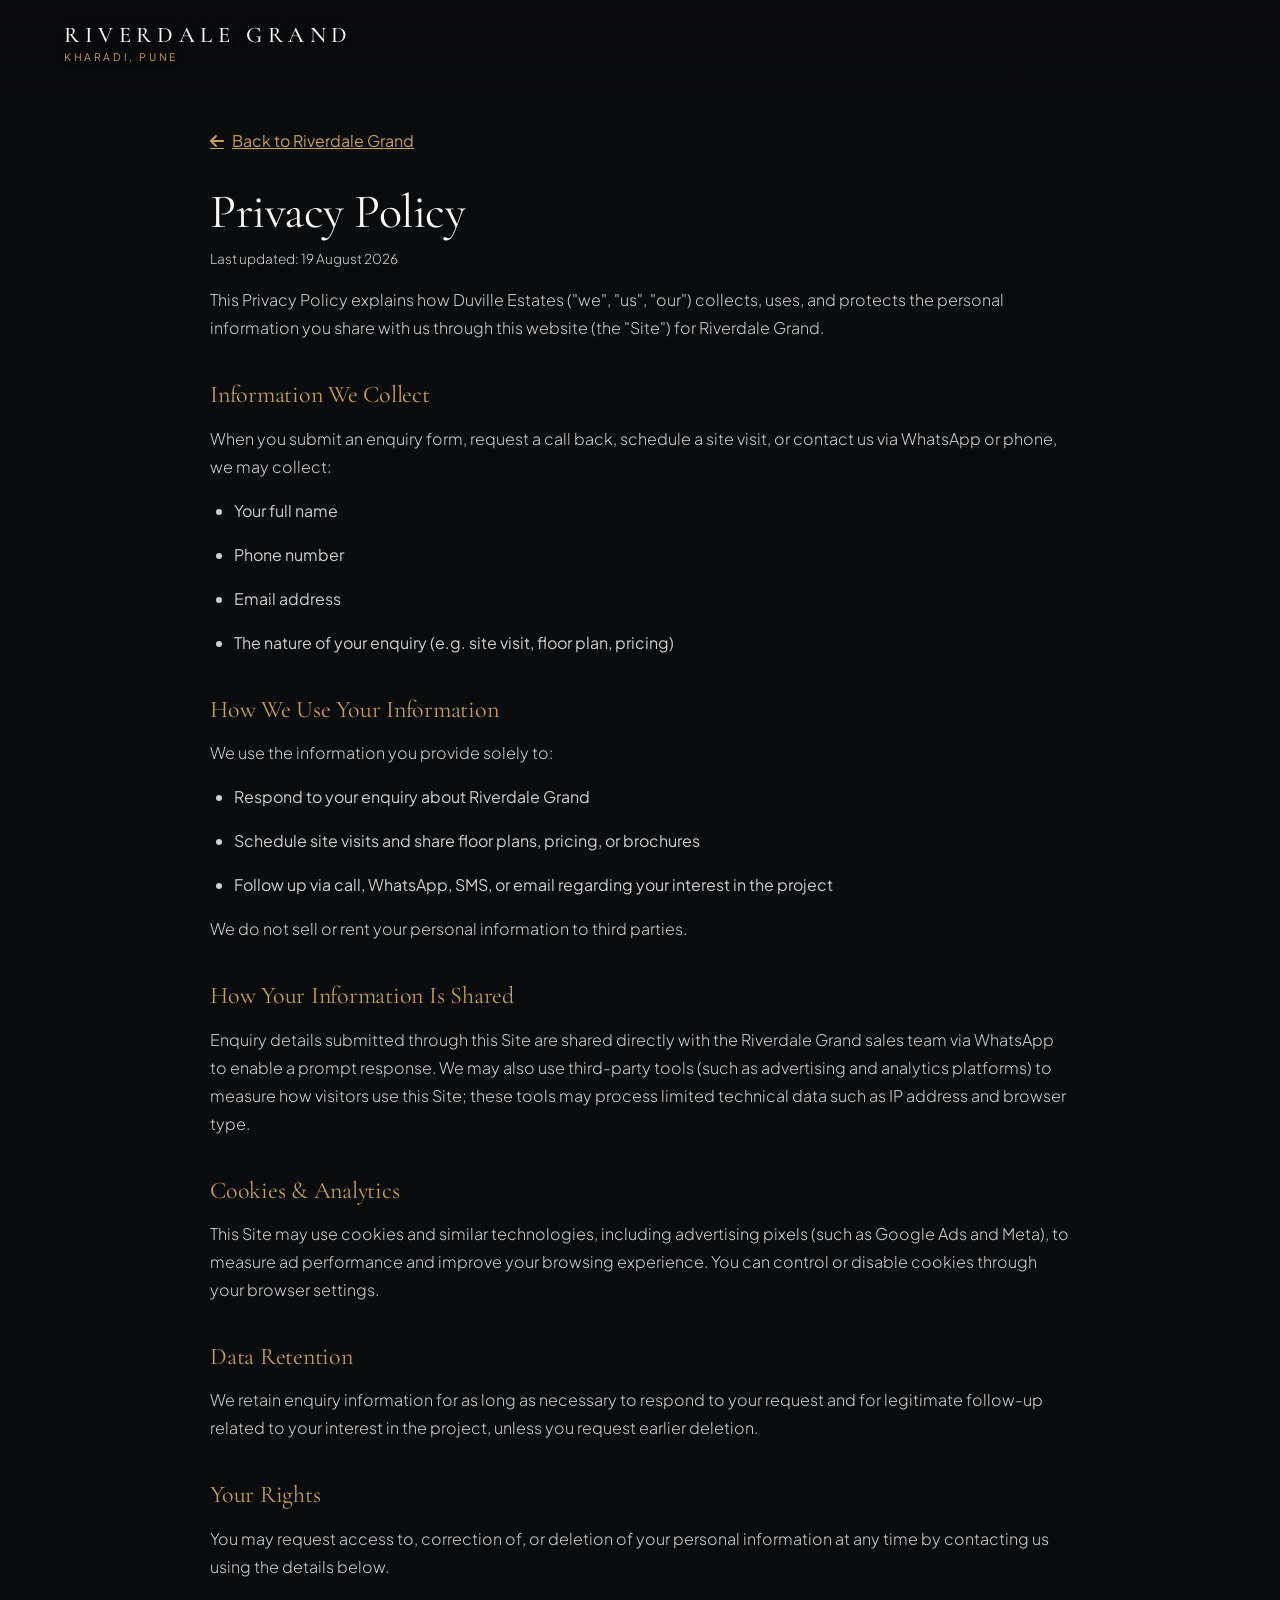
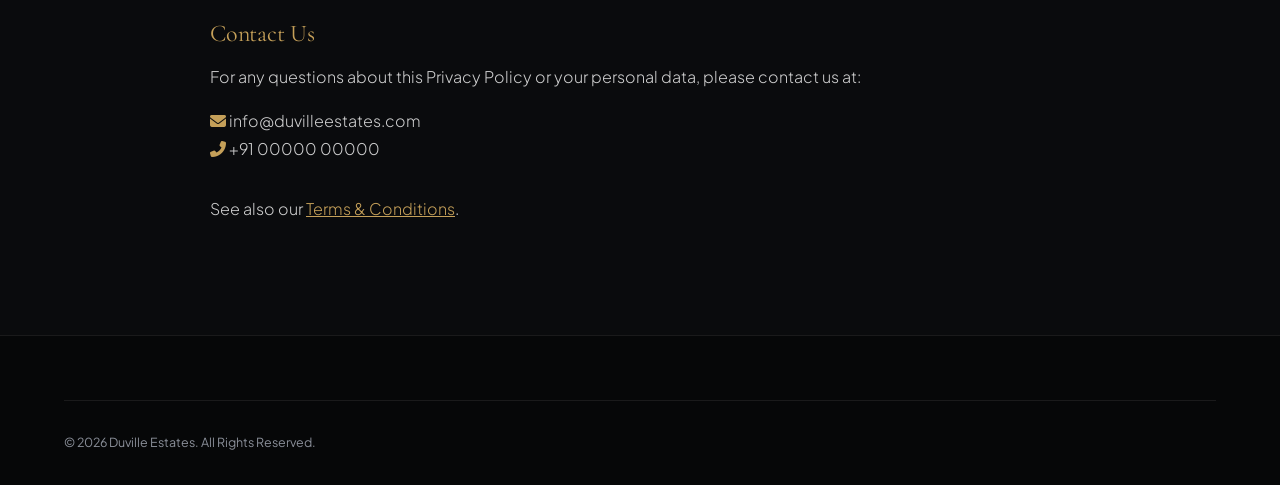
<file: privacy-policy.html>
<!DOCTYPE html>
<html lang="en">
<head>
  <meta charset="UTF-8">
  <meta name="viewport" content="width=device-width, initial-scale=1.0">
  <title>Privacy Policy | Riverdale Grand</title>
  <meta name="description" content="Privacy Policy for Riverdale Grand by Duville Estates — how we collect, use, and protect your information.">
  <meta name="robots" content="noindex, follow">

  <link rel="preconnect" href="https://fonts.googleapis.com">
  <link rel="preconnect" href="https://fonts.gstatic.com" crossorigin>
  <link href="https://fonts.googleapis.com/css2?family=Cormorant+Garamond:ital,wght@0,300;0,400;0,500;0,600;1,400&family=Plus+Jakarta+Sans:wght@300;400;500;600;700&display=swap" rel="stylesheet">
  <link rel="stylesheet" href="https://cdnjs.cloudflare.com/ajax/libs/font-awesome/6.5.1/css/all.min.css">
  <link rel="stylesheet" href="css/style.css">

  <style>
    .policy-section { padding: 8rem 0 6rem; max-width: 860px; margin: 0 auto; }
    .policy-section h1 { font-family: var(--font-display); color: var(--text-light); font-size: clamp(2rem, 4vw, 3rem); margin-bottom: 0.5rem; }
    .policy-updated { color: var(--text-muted-light); font-size: 0.85rem; margin-bottom: 3rem; }
    .policy-section h2 { font-family: var(--font-display); color: var(--accent-gold); font-size: 1.5rem; margin: 2.5rem 0 1rem; }
    .policy-section p, .policy-section li { color: rgba(255,255,255,0.8); line-height: 1.75; margin-bottom: 1rem; }
    .policy-section ul { padding-left: 1.5rem; }
    .policy-section a { color: var(--accent-gold); text-decoration: underline; }
    .policy-back { display: inline-flex; align-items: center; gap: 0.5rem; margin-bottom: 2rem; color: var(--accent-gold); }
  </style>
</head>
<body>

  <header class="navbar">
    <div class="container nav-container">
      <a href="index.html#hero" class="nav-logo">
        <span class="logo-main">RIVERDALE GRAND</span>
        <span class="logo-sub">Kharadi, Pune</span>
      </a>
    </div>
  </header>

  <main>
    <div class="container">
      <section class="policy-section">
        <a href="index.html" class="policy-back"><i class="fas fa-arrow-left"></i> Back to Riverdale Grand</a>

        <h1>Privacy Policy</h1>
        <p class="policy-updated">Last updated: 19 August 2026</p>

        <p>This Privacy Policy explains how Duville Estates ("we", "us", "our") collects, uses, and protects the personal information you share with us through this website (the "Site") for Riverdale Grand.</p>

        <h2>Information We Collect</h2>
        <p>When you submit an enquiry form, request a call back, schedule a site visit, or contact us via WhatsApp or phone, we may collect:</p>
        <ul>
          <li>Your full name</li>
          <li>Phone number</li>
          <li>Email address</li>
          <li>The nature of your enquiry (e.g. site visit, floor plan, pricing)</li>
        </ul>

        <h2>How We Use Your Information</h2>
        <p>We use the information you provide solely to:</p>
        <ul>
          <li>Respond to your enquiry about Riverdale Grand</li>
          <li>Schedule site visits and share floor plans, pricing, or brochures</li>
          <li>Follow up via call, WhatsApp, SMS, or email regarding your interest in the project</li>
        </ul>
        <p>We do not sell or rent your personal information to third parties.</p>

        <h2>How Your Information Is Shared</h2>
        <p>Enquiry details submitted through this Site are shared directly with the Riverdale Grand sales team via WhatsApp to enable a prompt response. We may also use third-party tools (such as advertising and analytics platforms) to measure how visitors use this Site; these tools may process limited technical data such as IP address and browser type.</p>

        <h2>Cookies &amp; Analytics</h2>
        <p>This Site may use cookies and similar technologies, including advertising pixels (such as Google Ads and Meta), to measure ad performance and improve your browsing experience. You can control or disable cookies through your browser settings.</p>

        <h2>Data Retention</h2>
        <p>We retain enquiry information for as long as necessary to respond to your request and for legitimate follow-up related to your interest in the project, unless you request earlier deletion.</p>

        <h2>Your Rights</h2>
        <p>You may request access to, correction of, or deletion of your personal information at any time by contacting us using the details below.</p>

        <h2>Contact Us</h2>
        <p>For any questions about this Privacy Policy or your personal data, please contact us at:</p>
        <p>
          <i class="fas fa-envelope text-gold"></i> info@duvilleestates.com<br>
          <!-- TODO: replace with the real business phone number -->
          <i class="fas fa-phone-alt text-gold"></i> +91 00000 00000
        </p>

        <p style="margin-top: 2rem;">See also our <a href="terms-and-conditions.html">Terms &amp; Conditions</a>.</p>
      </section>
    </div>
  </main>

  <footer class="footer">
    <div class="container">
      <div class="footer-bottom">
        <span>&copy; 2026 Duville Estates. All Rights Reserved.</span>
      </div>
    </div>
  </footer>

</body>
</html>
</file>
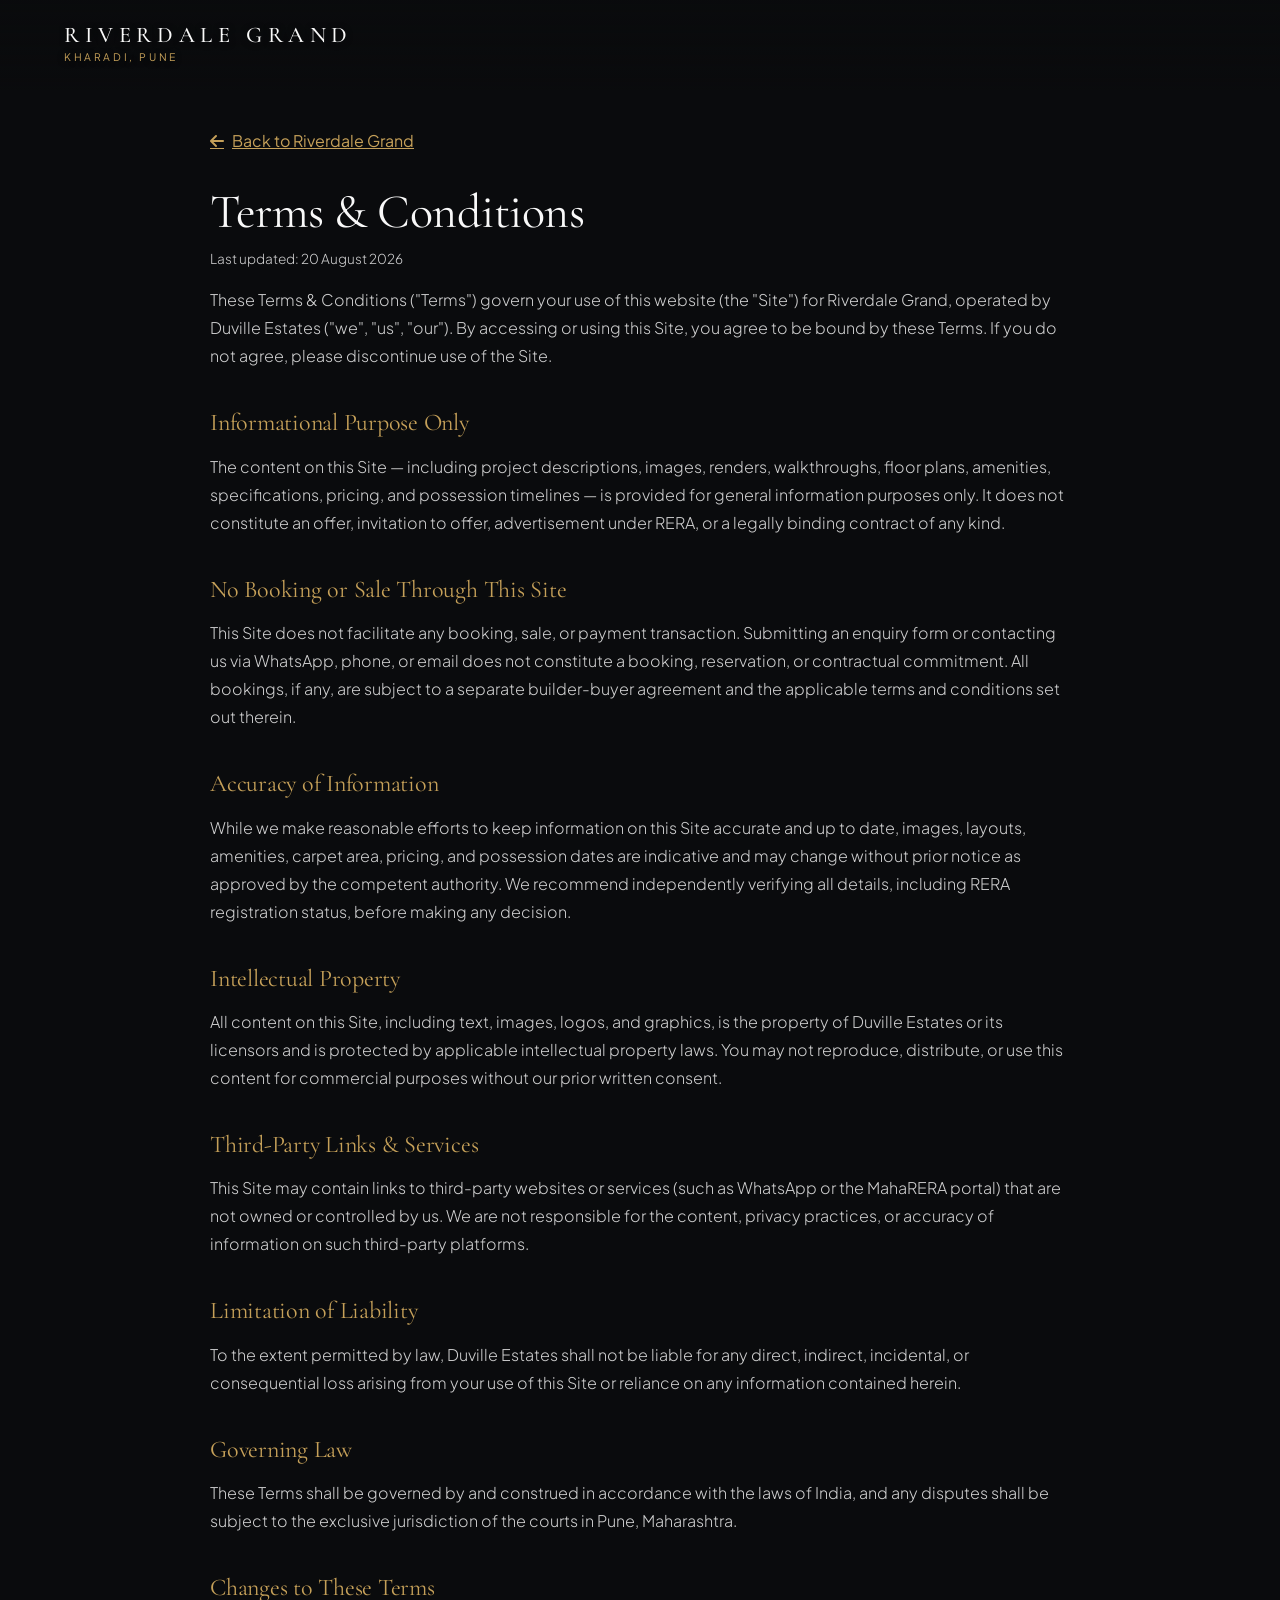
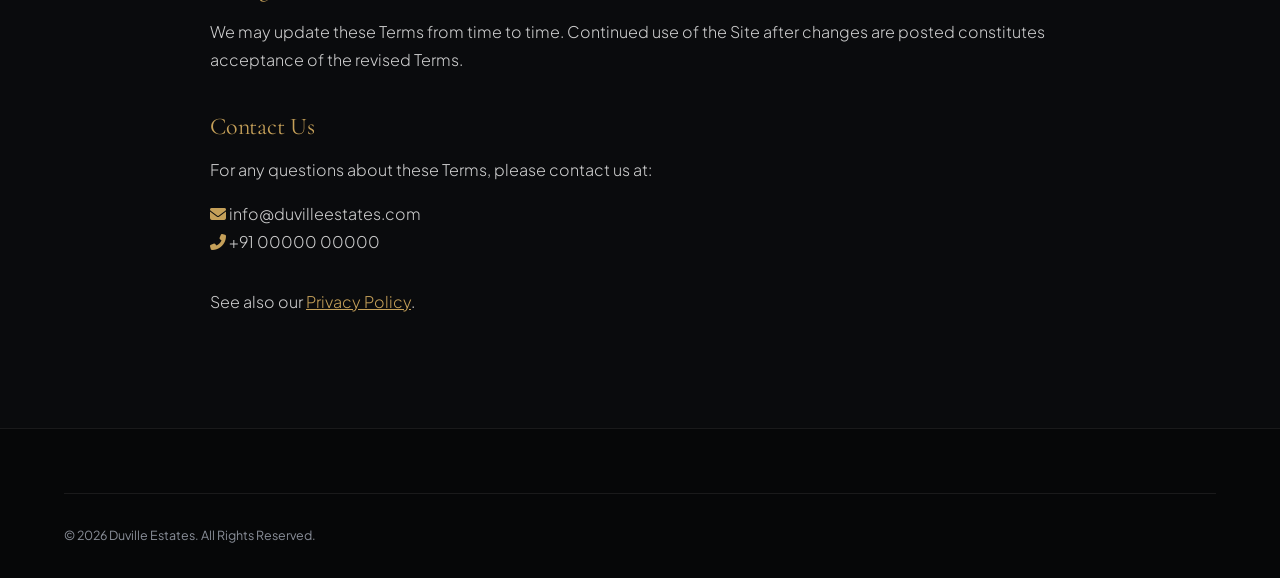
<file: terms-and-conditions.html>
<!DOCTYPE html>
<html lang="en">
<head>
  <meta charset="UTF-8">
  <meta name="viewport" content="width=device-width, initial-scale=1.0">
  <title>Terms & Conditions | Riverdale Grand</title>
  <meta name="description" content="Terms and Conditions for use of the Riverdale Grand website by Duville Estates.">
  <meta name="robots" content="noindex, follow">

  <link rel="preconnect" href="https://fonts.googleapis.com">
  <link rel="preconnect" href="https://fonts.gstatic.com" crossorigin>
  <link href="https://fonts.googleapis.com/css2?family=Cormorant+Garamond:ital,wght@0,300;0,400;0,500;0,600;1,400&family=Plus+Jakarta+Sans:wght@300;400;500;600;700&display=swap" rel="stylesheet">
  <link rel="stylesheet" href="https://cdnjs.cloudflare.com/ajax/libs/font-awesome/6.5.1/css/all.min.css">
  <link rel="stylesheet" href="css/style.css">

  <style>
    .policy-section { padding: 8rem 0 6rem; max-width: 860px; margin: 0 auto; }
    .policy-section h1 { font-family: var(--font-display); color: var(--text-light); font-size: clamp(2rem, 4vw, 3rem); margin-bottom: 0.5rem; }
    .policy-updated { color: var(--text-muted-light); font-size: 0.85rem; margin-bottom: 3rem; }
    .policy-section h2 { font-family: var(--font-display); color: var(--accent-gold); font-size: 1.5rem; margin: 2.5rem 0 1rem; }
    .policy-section p, .policy-section li { color: rgba(255,255,255,0.8); line-height: 1.75; margin-bottom: 1rem; }
    .policy-section ul { padding-left: 1.5rem; }
    .policy-section a { color: var(--accent-gold); text-decoration: underline; }
    .policy-back { display: inline-flex; align-items: center; gap: 0.5rem; margin-bottom: 2rem; color: var(--accent-gold); }
  </style>
</head>
<body>

  <header class="navbar">
    <div class="container nav-container">
      <a href="index.html#hero" class="nav-logo">
        <span class="logo-main">RIVERDALE GRAND</span>
        <span class="logo-sub">Kharadi, Pune</span>
      </a>
    </div>
  </header>

  <main>
    <div class="container">
      <section class="policy-section">
        <a href="index.html" class="policy-back"><i class="fas fa-arrow-left"></i> Back to Riverdale Grand</a>

        <h1>Terms &amp; Conditions</h1>
        <p class="policy-updated">Last updated: 20 August 2026</p>

        <p>These Terms &amp; Conditions ("Terms") govern your use of this website (the "Site") for Riverdale Grand, operated by Duville Estates ("we", "us", "our"). By accessing or using this Site, you agree to be bound by these Terms. If you do not agree, please discontinue use of the Site.</p>

        <h2>Informational Purpose Only</h2>
        <p>The content on this Site — including project descriptions, images, renders, walkthroughs, floor plans, amenities, specifications, pricing, and possession timelines — is provided for general information purposes only. It does not constitute an offer, invitation to offer, advertisement under RERA, or a legally binding contract of any kind.</p>

        <h2>No Booking or Sale Through This Site</h2>
        <p>This Site does not facilitate any booking, sale, or payment transaction. Submitting an enquiry form or contacting us via WhatsApp, phone, or email does not constitute a booking, reservation, or contractual commitment. All bookings, if any, are subject to a separate builder-buyer agreement and the applicable terms and conditions set out therein.</p>

        <h2>Accuracy of Information</h2>
        <p>While we make reasonable efforts to keep information on this Site accurate and up to date, images, layouts, amenities, carpet area, pricing, and possession dates are indicative and may change without prior notice as approved by the competent authority. We recommend independently verifying all details, including RERA registration status, before making any decision.</p>

        <h2>Intellectual Property</h2>
        <p>All content on this Site, including text, images, logos, and graphics, is the property of Duville Estates or its licensors and is protected by applicable intellectual property laws. You may not reproduce, distribute, or use this content for commercial purposes without our prior written consent.</p>

        <h2>Third-Party Links &amp; Services</h2>
        <p>This Site may contain links to third-party websites or services (such as WhatsApp or the MahaRERA portal) that are not owned or controlled by us. We are not responsible for the content, privacy practices, or accuracy of information on such third-party platforms.</p>

        <h2>Limitation of Liability</h2>
        <p>To the extent permitted by law, Duville Estates shall not be liable for any direct, indirect, incidental, or consequential loss arising from your use of this Site or reliance on any information contained herein.</p>

        <h2>Governing Law</h2>
        <p>These Terms shall be governed by and construed in accordance with the laws of India, and any disputes shall be subject to the exclusive jurisdiction of the courts in Pune, Maharashtra.</p>

        <h2>Changes to These Terms</h2>
        <p>We may update these Terms from time to time. Continued use of the Site after changes are posted constitutes acceptance of the revised Terms.</p>

        <h2>Contact Us</h2>
        <p>For any questions about these Terms, please contact us at:</p>
        <p>
          <i class="fas fa-envelope text-gold"></i> info@duvilleestates.com<br>
          <!-- TODO: replace with the real business phone number -->
          <i class="fas fa-phone-alt text-gold"></i> +91 00000 00000
        </p>

        <p style="margin-top: 2rem;">See also our <a href="privacy-policy.html">Privacy Policy</a>.</p>
      </section>
    </div>
  </main>

  <footer class="footer">
    <div class="container">
      <div class="footer-bottom">
        <span>&copy; 2026 Duville Estates. All Rights Reserved.</span>
      </div>
    </div>
  </footer>

</body>
</html>
</file>
<file: css/style.css>
/* ==========================================================================
   RIVERDALE GRAND — LUXURY REAL ESTATE DESIGN SYSTEM
   ========================================================================== */

:root {
  /* Color Palette */
  --bg-dark: #0a0b0d;
  --bg-dark-secondary: #121418;
  --bg-light: #f7f5f0;
  --bg-card: #16191f;
  --bg-modal: rgba(10, 11, 13, 0.94);
  
  --text-light: #f9f9f9;
  --text-dark: #111111;
  --text-muted: #8a8f99;
  --text-muted-light: #6e727a;
  
  --accent-gold: #c5a059;
  --accent-gold-hover: #d4af66;
  --accent-gold-glow: rgba(197, 160, 89, 0.25);
  
  --border-dark: rgba(255, 255, 255, 0.08);
  --border-light: rgba(0, 0, 0, 0.08);
  --border-gold: rgba(197, 160, 89, 0.3);
  
  /* Typography */
  --font-display: 'Cormorant Garamond', 'Playfair Display', Georgia, serif;
  --font-body: 'Plus Jakarta Sans', 'Inter', system-ui, -apple-system, sans-serif;
  
  /* Layout & Transitions */
  --nav-height: 90px;
  --transition-fast: 0.25s cubic-bezier(0.25, 0.46, 0.45, 0.94);
  --transition-smooth: 0.5s cubic-bezier(0.16, 1, 0.3, 1);
  --transition-slow: 0.8s cubic-bezier(0.16, 1, 0.3, 1);
}

/* Reset & Box Sizing */
*, *::before, *::after {
  box-sizing: border-box;
  margin: 0;
  padding: 0;
}

html {
  font-size: 16px;
  scroll-behavior: auto; /* Managed by Lenis */
  overflow-x: hidden;
  background-color: var(--bg-dark);
  color: var(--text-light);
  font-family: var(--font-body);
  -webkit-font-smoothing: antialiased;
}

body {
  overflow-x: hidden;
  
  position: relative;
  line-height: 1.6;
}

/* Custom Cursor (Desktop Only) */
.custom-cursor {
  position: fixed;
  top: 0;
  left: 0;
  width: 14px;
  height: 14px;
  background-color: var(--accent-gold);
  border-radius: 50%;
  pointer-events: none;
  z-index: 9999;
  transform: translate(-50%, -50%);
  transition: transform 0.15s ease-out, width 0.3s ease, height 0.3s ease, background-color 0.3s ease, border-radius 0.3s ease;
  display: flex;
  align-items: center;
  justify-content: center;
}

.custom-cursor-text {
  font-size: 0.65rem;
  font-weight: 700;
  letter-spacing: 0.1em;
  text-transform: uppercase;
  color: #000;
  opacity: 0;
  transition: opacity 0.2s ease;
  white-space: nowrap;
}

.custom-cursor.active {
  width: 60px;
  height: 60px;
  background-color: rgba(197, 160, 89, 0.85);
  backdrop-filter: blur(4px);
}

.custom-cursor.active .custom-cursor-text {
  opacity: 1;
}

@media (pointer: coarse), (max-width: 991px) {
  .custom-cursor {
    display: none !important;
  }
}

/* Typography Base */
h1, h2, h3, h4, h5, h6 {
  font-family: var(--font-display);
  font-weight: 400;
  line-height: 1.1;
  letter-spacing: -0.01em;
}

h1 {
  font-size: clamp(2.8rem, 6.5vw, 6rem);
}

h2 {
  font-size: clamp(2.2rem, 4.5vw, 4.2rem);
}

h3 {
  font-size: clamp(1.6rem, 3vw, 2.5rem);
}

p {
  font-size: clamp(1rem, 1.2vw, 1.15rem);
  color: var(--text-muted);
  font-weight: 300;
}

a {
  color: inherit;
  text-decoration: none;
  transition: color var(--transition-fast);
}

/* Reusable UI Components */
.container {
  width: 90%;
  max-width: 1400px;
  margin: 0 auto;
}

.section-padding {
  padding: clamp(5rem, 10vw, 9rem) 0;
}

.section-label {
  font-size: 0.75rem;
  text-transform: uppercase;
  letter-spacing: 0.35em;
  color: var(--accent-gold);
  margin-bottom: 1.5rem;
  display: inline-block;
  font-weight: 600;
}

.text-gold {
  color: var(--accent-gold);
}

/* Buttons */
.btn {
  display: inline-flex;
  align-items: center;
  justify-content: center;
  gap: 0.75rem;
  padding: 1.1rem 2.2rem;
  font-size: 0.82rem;
  font-weight: 600;
  letter-spacing: 0.2em;
  text-transform: uppercase;
  border-radius: 0;
  cursor: pointer;
  transition: all var(--transition-smooth);
  position: relative;
  overflow: hidden;
  border: 1px solid transparent;
}

.btn-primary {
  background-color: var(--accent-gold);
  color: #0a0b0d;
  border-color: var(--accent-gold);
}

.btn-primary:hover {
  background-color: var(--accent-gold-hover);
  border-color: var(--accent-gold-hover);
  box-shadow: 0 10px 30px var(--accent-gold-glow);
  transform: translateY(-2px);
}

.btn-sm {
  padding: 0.6rem 1.4rem;
  font-size: 0.72rem;
  gap: 0.5rem;
}

.btn-outline {
  background-color: transparent;
  color: var(--text-light);
  border-color: rgba(255, 255, 255, 0.25);
}

.btn-outline:hover {
  border-color: var(--accent-gold);
  color: var(--accent-gold);
  transform: translateY(-2px);
}

.btn-outline-gold {
  background-color: transparent;
  color: var(--accent-gold);
  border-color: var(--border-gold);
}

.btn-outline-gold:hover {
  background-color: var(--accent-gold);
  color: #0a0b0d;
}

/* Page Preloader */
#preloader {
  position: fixed;
  inset: 0;
  background-color: #07080a;
  z-index: 10000;
  display: flex;
  flex-direction: column;
  align-items: center;
  justify-content: center;
  gap: 1.5rem;
  transition: opacity 0.8s ease, visibility 0.8s ease;
}

.loader-brand {
  font-family: var(--font-display);
  font-size: 2rem;
  letter-spacing: 0.4em;
  color: var(--text-light);
}

.loader-tagline {
  font-size: 0.8rem;
  letter-spacing: 0.3em;
  text-transform: uppercase;
  color: var(--accent-gold);
}

.loader-line {
  width: 120px;
  height: 1px;
  background: rgba(255, 255, 255, 0.15);
  position: relative;
  overflow: hidden;
  margin-top: 1rem;
}

.loader-line::after {
  content: '';
  position: absolute;
  top: 0;
  left: -100%;
  width: 100%;
  height: 100%;
  background: var(--accent-gold);
  animation: loadProgress 1.8s ease-in-out infinite;
}

@keyframes loadProgress {
  0% { left: -100%; }
  100% { left: 100%; }
}

/* Navbar */
.navbar {
  position: fixed;
  top: 0;
  left: 0;
  width: 100%;
  height: var(--nav-height);
  z-index: 1000;
  background: linear-gradient(180deg, rgba(10, 11, 13, 0.75) 0%, rgba(10, 11, 13, 0.35) 100%);
  transition: background-color 0.4s ease, backdrop-filter 0.4s ease, border-bottom 0.4s ease, height 0.4s ease;
}

.navbar.scrolled {
  background-color: rgba(10, 11, 13, 0.85);
  backdrop-filter: blur(16px);
  -webkit-backdrop-filter: blur(16px);
  border-bottom: 1px solid var(--border-dark);
  height: 75px;
}

.nav-container {
  height: 100%;
  display: flex;
  align-items: center;
  justify-content: space-between;
}

.nav-logo {
  display: flex;
  flex-direction: column;
}

.logo-main {
  font-family: var(--font-display);
  font-size: 1.4rem;
  letter-spacing: 0.25em;
  font-weight: 500;
  color: var(--text-light);
  line-height: 1;
  text-shadow: 0 1px 6px rgba(0, 0, 0, 0.7);
}

.logo-sub {
  font-size: 0.65rem;
  letter-spacing: 0.25em;
  text-transform: uppercase;
  color: var(--accent-gold);
  text-shadow: 0 1px 6px rgba(0, 0, 0, 0.7);
  margin-top: 0.2rem;
}

.nav-links {
  display: flex;
  align-items: center;
  gap: 2.5rem;
  list-style: none;
}

.nav-links a {
  font-size: 0.8rem;
  letter-spacing: 0.15em;
  text-transform: uppercase;
  color: rgba(255, 255, 255, 0.92);
  font-weight: 500;
  text-shadow: 0 1px 6px rgba(0, 0, 0, 0.7);
  position: relative;
  padding: 0.5rem 0;
}

.nav-links a::after {
  content: '';
  position: absolute;
  bottom: 0;
  left: 0;
  width: 0;
  height: 1px;
  background-color: var(--accent-gold);
  transition: width 0.3s ease;
}

.nav-links a:hover {
  color: var(--accent-gold);
}

.nav-links a:hover::after {
  width: 100%;
}

.nav-actions {
  display: flex;
  align-items: center;
  gap: 1.5rem;
}

.hamburger {
  display: none;
  background: none;
  border: none;
  cursor: pointer;
  width: 30px;
  height: 20px;
  position: relative;
  z-index: 1002;
  flex-direction: column;
  justify-content: space-between;
}

.hamburger span {
  display: block;
  width: 100%;
  height: 2px;
  background-color: var(--text-light);
  transition: all 0.3s ease;
}

/* Mobile Menu Drawer */
.mobile-menu {
  position: fixed;
  inset: 0;
  background-color: #07080a;
  z-index: 1001;
  display: flex;
  flex-direction: column;
  justify-content: center;
  padding: 4rem 2rem;
  opacity: 0;
  pointer-events: none;
  transition: opacity 0.4s ease;
}

.mobile-menu.open {
  opacity: 1;
  pointer-events: auto;
}

.mobile-nav-links {
  list-style: none;
  display: flex;
  flex-direction: column;
  gap: 1.8rem;
  margin-bottom: 3rem;
}

.mobile-nav-links a {
  font-family: var(--font-display);
  font-size: 2.2rem;
  color: var(--text-light);
  display: inline-block;
  transition: transform 0.3s ease, color 0.3s ease;
}

.mobile-nav-links a:hover {
  color: var(--accent-gold);
  transform: translateX(10px);
}

.mobile-menu-footer {
  border-top: 1px solid var(--border-dark);
  padding-top: 2rem;
  display: flex;
  flex-direction: column;
  gap: 1rem;
  font-size: 0.9rem;
  color: var(--text-muted);
}

/* Hero Section */
.hero {
  position: relative;
  width: 100%;
  min-height: 100vh;
  display: flex;
  align-items: center;
  justify-content: center;
  overflow: hidden;
  padding: 8rem 0 3rem;
}

.hero-bg {
  position: absolute;
  inset: 0;
  z-index: 1;
}

.hero-bg img {
  width: 100%;
  height: 100%;
  object-fit: cover;
  object-position: center;
  transform: scale(1.15);
  transition: transform 1.5s cubic-bezier(0.16, 1, 0.3, 1);
}

.hero-overlay {
  position: absolute;
  inset: 0;
  background: linear-gradient(180deg, rgba(10, 11, 13, 0.6) 0%, rgba(10, 11, 13, 0.55) 50%, rgba(10, 11, 13, 0.95) 100%);
  z-index: 2;
}

.hero-content {
  position: relative;
  z-index: 3;
  text-align: center;
  max-width: 900px;
  padding: 0 1.5rem;
  margin-top: 3rem;
}

.hero-subtitle {
  font-size: 0.85rem;
  letter-spacing: 0.35em;
  text-transform: uppercase;
  color: var(--accent-gold);
  margin-bottom: 1.2rem;
  text-shadow: 0 2px 12px rgba(0, 0, 0, 0.6);
}

.hero-title {
  margin-bottom: 1.2rem;
  color: #ffffff !important;
  text-shadow: 0 2px 4px rgba(0, 0, 0, 0.9), 0 8px 30px rgba(0, 0, 0, 0.8);
  -webkit-text-fill-color: #ffffff;
  opacity: 1 !important;
  visibility: visible !important;
}

.hero-location {
  font-size: 1.1rem;
  letter-spacing: 0.15em;
  color: rgba(255, 255, 255, 0.85);
  font-weight: 300;
  margin-bottom: 2.5rem;
  text-shadow: 0 2px 12px rgba(0, 0, 0, 0.6);
}

.hero-buttons {
  display: flex;
  align-items: center;
  justify-content: center;
  gap: 1.5rem;
  flex-wrap: wrap;
}

.hero-scroll {
  position: relative;
  margin-top: 3rem;
  z-index: 3;
  display: flex;
  flex-direction: column;
  align-items: center;
  gap: 0.6rem;
  font-size: 0.65rem;
  letter-spacing: 0.3em;
  text-transform: uppercase;
  color: rgba(255, 255, 255, 0.6);
}

.scroll-indicator {
  width: 1px;
  height: 40px;
  background: rgba(255, 255, 255, 0.2);
  position: relative;
  overflow: hidden;
}

.scroll-indicator::after {
  content: '';
  position: absolute;
  top: 0;
  left: 0;
  width: 100%;
  height: 50%;
  background: var(--accent-gold);
  animation: scrollDown 2s ease-in-out infinite;
}

@keyframes scrollDown {
  0% { transform: translateY(-100%); }
  100% { transform: translateY(200%); }
}

/* Editorial Introduction Section */
.intro-section {
  background-color: var(--bg-dark);
  text-align: center;
  position: relative;
}

.intro-text-wrapper {
  max-width: 1000px;
  margin: 0 auto;
}

.intro-headline {
  font-size: clamp(2rem, 4vw, 3.5rem);
  font-weight: 300;
  line-height: 1.3;
  color: var(--text-light);
  margin-bottom: 2rem;
}

.intro-subheadline {
  font-size: clamp(2.5rem, 5vw, 4.5rem);
  font-family: var(--font-display);
  color: var(--accent-gold);
  font-style: italic;
  margin-bottom: 3.5rem;
}

.intro-pillars {
  display: flex;
  align-items: center;
  justify-content: center;
  gap: 3rem;
  flex-wrap: wrap;
  border-top: 1px solid var(--border-dark);
  padding-top: 3rem;
}

.pillar-item {
  font-size: 0.9rem;
  letter-spacing: 0.25em;
  text-transform: uppercase;
  color: rgba(255, 255, 255, 0.7);
  position: relative;
}

.pillar-item:not(:last-child)::after {
  content: '•';
  position: absolute;
  right: -1.6rem;
  color: var(--accent-gold);
}

/* 31 Acre Micro-Township Section */
.township-section {
  position: relative;
  background-color: var(--bg-dark-secondary);
  overflow: hidden;
}

.township-grid {
  display: grid;
  grid-template-columns: 1fr 1fr;
  gap: 4rem;
  align-items: center;
}

.township-counter-box {
  margin-bottom: 1.5rem;
}

.township-number {
  font-family: var(--font-display);
  font-size: clamp(5rem, 12vw, 10rem);
  line-height: 0.9;
  color: var(--accent-gold);
  font-weight: 400;
}

.township-unit {
  font-size: 1.2rem;
  letter-spacing: 0.3em;
  text-transform: uppercase;
  color: var(--text-light);
  margin-top: 0.5rem;
}

.township-desc {
  margin-top: 1.5rem;
  margin-bottom: 2rem;
}

.township-visual {
  position: relative;
  height: 500px;
  overflow: hidden;
  border: 1px solid var(--border-dark);
}

.township-visual img {
  width: 100%;
  height: 100%;
  object-fit: cover;
  transition: transform 1.2s ease;
}

.township-visual:hover img {
  transform: scale(1.05);
}

/* Riverfront Section */
.riverfront-section {
  position: relative;
  height: 90vh;
  min-height: 600px;
  display: flex;
  align-items: center;
  justify-content: center;
  text-align: center;
  overflow: hidden;
}

.riverfront-bg {
  position: absolute;
  inset: 0;
  z-index: 1;
}

.riverfront-bg img {
  width: 100%;
  height: 100%;
  object-fit: cover;
  filter: brightness(0.6);
}

.riverfront-content {
  position: relative;
  z-index: 2;
  max-width: 800px;
}

.river-sequence {
  margin-top: 3rem;
  display: flex;
  flex-direction: column;
  align-items: center;
  gap: 1rem;
}

.river-word {
  font-family: var(--font-display);
  font-size: clamp(2.5rem, 6vw, 5rem);
  letter-spacing: 0.2em;
  text-transform: uppercase;
  color: var(--text-light);
  line-height: 1;
}

.river-arrow {
  color: var(--accent-gold);
  font-size: 1.5rem;
}

/* Why Riverdale Grand (4 Pillars) */
.why-section {
  background-color: var(--bg-dark);
}

.why-pillar-block {
  display: grid;
  grid-template-columns: 1fr 1fr;
  gap: 5rem;
  align-items: center;
  padding: 4rem 0;
  border-bottom: 1px solid var(--border-dark);
}

.why-pillar-block:nth-child(even) {
  direction: rtl;
}

.why-pillar-block:nth-child(even) .why-content {
  direction: ltr;
}

.why-visual {
  height: 480px;
  overflow: hidden;
  position: relative;
  border: 1px solid var(--border-dark);
}

.why-visual img {
  width: 100%;
  height: 100%;
  object-fit: cover;
  transition: transform 1s cubic-bezier(0.16, 1, 0.3, 1);
}

.why-pillar-block:hover .why-visual img {
  transform: scale(1.06);
}

.why-content {
  display: flex;
  flex-direction: column;
  gap: 1.5rem;
}

.why-number {
  font-family: var(--font-display);
  font-size: 1.5rem;
  color: var(--accent-gold);
  letter-spacing: 0.1em;
}

/* Residences Section */
.residences-section {
  background-color: var(--bg-dark-secondary);
}

.residences-intro {
  text-align: center;
  max-width: 800px;
  margin: 0 auto 4rem auto;
}

.floorplan-wrapper {
  background-color: var(--bg-card);
  border: 1px solid var(--border-dark);
  padding: 3rem;
  display: grid;
  grid-template-columns: 1.2fr 0.8fr;
  gap: 3rem;
  align-items: center;
}

.floorplan-controls {
  display: flex;
  gap: 1rem;
  margin-bottom: 2rem;
  flex-wrap: wrap;
}

.plan-btn {
  padding: 0.75rem 1.5rem;
  background: transparent;
  border: 1px solid var(--border-dark);
  color: var(--text-muted);
  font-size: 0.8rem;
  letter-spacing: 0.15em;
  cursor: pointer;
  transition: all 0.3s ease;
}

.plan-btn.active, .plan-btn:hover {
  background: var(--accent-gold);
  color: #000;
  border-color: var(--accent-gold);
  font-weight: 600;
}

.floorplan-display {
  position: relative;
  background: #060709;
  border: 1px solid var(--border-dark);
  padding: 2rem;
  min-height: 400px;
  display: flex;
  align-items: center;
  justify-content: center;
  overflow: hidden;
}

.floorplan-display img {
  max-width: 100%;
  max-height: 420px;
  object-fit: contain;
  transition: opacity 0.4s ease, transform 0.4s ease;
}

.floorplan-info {
  display: flex;
  flex-direction: column;
  gap: 1.5rem;
}

.info-specs-grid {
  display: grid;
  grid-template-columns: 1fr 1fr;
  gap: 1.5rem;
  border-top: 1px solid var(--border-dark);
  border-bottom: 1px solid var(--border-dark);
  padding: 1.5rem 0;
}

.spec-item-label {
  font-size: 0.75rem;
  text-transform: uppercase;
  letter-spacing: 0.15em;
  color: var(--text-muted);
}

.spec-item-value {
  font-size: 1.2rem;
  font-weight: 500;
  color: var(--text-light);
  margin-top: 0.3rem;
}

/* Home Experience Horizontal Scroll Section */
.home-exp-section {
  background-color: var(--bg-dark);
  overflow: hidden;
  padding: 6rem 0;
}

.horizontal-scroll-container {
  display: flex;
  gap: 3rem;
  width: max-content;
  padding: 2rem 5vw;
}

.exp-card {
  width: 70vw;
  max-width: 900px;
  height: 70vh;
  min-height: 500px;
  position: relative;
  border: 1px solid var(--border-dark);
  overflow: hidden;
  flex-shrink: 0;
}

.exp-card img {
  width: 100%;
  height: 100%;
  object-fit: cover;
  transition: transform 1.2s ease;
}

.exp-card-overlay {
  position: absolute;
  inset: 0;
  background: linear-gradient(0deg, rgba(10,11,13,0.95) 0%, rgba(10,11,13,0.2) 60%);
  padding: 3rem;
  display: flex;
  flex-direction: column;
  justify-content: flex-end;
}

.exp-card-title {
  font-size: clamp(2rem, 3.5vw, 3rem);
  color: var(--text-light);
  margin-bottom: 0.8rem;
}

/* Amenities Section */
.amenities-section {
  background-color: var(--bg-dark-secondary);
}

.amenity-tabs-wrapper {
  display: flex;
  gap: 1rem;
  overflow-x: auto;
  padding-bottom: 1rem;
  margin-bottom: 3rem;
  border-bottom: 1px solid var(--border-dark);
  scrollbar-width: none;
}

.amenity-tabs-wrapper::-webkit-scrollbar {
  display: none;
}

.amenity-tab-btn {
  padding: 0.8rem 1.8rem;
  background: transparent;
  border: none;
  color: var(--text-muted);
  font-size: 0.82rem;
  letter-spacing: 0.2em;
  text-transform: uppercase;
  cursor: pointer;
  white-space: nowrap;
  transition: all 0.3s ease;
  position: relative;
}

.amenity-tab-btn.active {
  color: var(--accent-gold);
  font-weight: 600;
}

.amenity-tab-btn.active::after {
  content: '';
  position: absolute;
  bottom: -1rem;
  left: 0;
  width: 100%;
  height: 2px;
  background-color: var(--accent-gold);
}

.amenity-display-grid {
  display: grid;
  grid-template-columns: 1fr 1fr;
  gap: 4rem;
  align-items: center;
  background-color: var(--bg-card);
  border: 1px solid var(--border-dark);
  padding: 3rem;
}

.amenity-visual {
  height: 450px;
  position: relative;
  overflow: hidden;
  border: 1px solid var(--border-dark);
  background-color: var(--bg-dark);
  display: flex;
  align-items: center;
  justify-content: center;
}

.amenity-visual img {
  width: 100%;
  height: 100%;
  object-fit: contain;
  transition: opacity 0.5s ease, transform 0.5s ease;
}

.amenity-list {
  list-style: none;
  display: grid;
  grid-template-columns: 1fr 1fr;
  gap: 1.2rem;
  margin-top: 2rem;
}

.amenity-list-item {
  display: flex;
  align-items: center;
  gap: 0.75rem;
  font-size: 0.95rem;
  color: rgba(255, 255, 255, 0.85);
}

.amenity-list-item i {
  color: var(--accent-gold);
  font-size: 0.85rem;
}

/* Grand Club Section */
.club-section {
  background-color: var(--bg-dark);
}

.club-gallery-wrapper {
  display: grid;
  grid-template-columns: 1fr 1fr;
  gap: 4rem;
  align-items: center;
}

.club-visual {
  height: 500px;
  position: relative;
  border: 1px solid var(--border-dark);
  overflow: hidden;
}

.club-visual img {
  width: 100%;
  height: 100%;
  object-fit: cover;
}

.club-features-grid {
  display: grid;
  grid-template-columns: 1fr 1fr;
  gap: 1.5rem;
  margin-top: 2rem;
}

.club-feature-card {
  background: var(--bg-card);
  padding: 1.5rem;
  border: 1px solid var(--border-dark);
  transition: border-color 0.3s ease;
}

.club-feature-card:hover {
  border-color: var(--border-gold);
}

.club-feature-card h4 {
  font-family: var(--font-body);
  font-size: 1rem;
  color: var(--text-light);
  margin-bottom: 0.4rem;
}

/* Interactive Masterplan */
.masterplan-section {
  background-color: var(--bg-dark-secondary);
}

.masterplan-container {
  position: relative;
  width: 100%;
  border: 1px solid var(--border-dark);
  background: #060709;
  overflow: hidden;
}

.masterplan-img {
  width: 100%;
  height: auto;
  display: block;
}

/* Hotspots */
.mp-hotspot {
  position: absolute;
  width: 24px;
  height: 24px;
  transform: translate(-50%, -50%);
  cursor: pointer;
  z-index: 10;
}

.mp-pulse {
  position: absolute;
  inset: 0;
  background-color: var(--accent-gold);
  border-radius: 50%;
  opacity: 0.75;
  animation: pulseRing 2s infinite;
}

.mp-dot {
  position: absolute;
  inset: 6px;
  background-color: #ffffff;
  border-radius: 50%;
  box-shadow: 0 0 10px var(--accent-gold);
}

@keyframes pulseRing {
  0% { transform: scale(1); opacity: 0.8; }
  100% { transform: scale(2.2); opacity: 0; }
}

.mp-tooltip {
  position: absolute;
  bottom: 130%;
  left: 50%;
  transform: translateX(-50%) translateY(10px);
  background: var(--bg-card);
  border: 1px solid var(--border-gold);
  padding: 0.75rem 1.25rem;
  white-space: nowrap;
  pointer-events: none;
  opacity: 0;
  visibility: hidden;
  transition: all 0.3s ease;
  z-index: 20;
}

.mp-hotspot:hover .mp-tooltip {
  opacity: 1;
  visibility: visible;
  transform: translateX(-50%) translateY(0);
}

.mp-disclaimer {
  margin-top: 1.5rem;
  font-size: 0.78rem;
  color: var(--text-muted);
  font-style: italic;
  text-align: center;
}

/* Location Section */
.location-section {
  background-color: var(--bg-dark);
}

.location-grid {
  display: grid;
  grid-template-columns: 1fr 1fr;
  gap: 4rem;
  align-items: center;
}

.location-categories {
  display: grid;
  grid-template-columns: 1fr 1fr;
  gap: 2rem;
}

.loc-cat-card {
  background: var(--bg-card);
  padding: 2rem;
  border: 1px solid var(--border-dark);
}

.loc-cat-title {
  font-size: 1rem;
  text-transform: uppercase;
  letter-spacing: 0.15em;
  color: var(--accent-gold);
  margin-bottom: 1.2rem;
  display: flex;
  align-items: center;
  gap: 0.5rem;
}

.loc-list {
  list-style: none;
  display: flex;
  flex-direction: column;
  gap: 0.6rem;
  font-size: 0.9rem;
  color: rgba(255, 255, 255, 0.8);
}

/* Map Visualizer */
.location-map-visual {
  background: #060709;
  border: 1px solid var(--border-dark);
  height: 480px;
  padding: 1rem;
  position: relative;
  display: flex;
  align-items: center;
  justify-content: center;
  overflow: hidden;
}

.location-map-img {
  width: 100%;
  height: 100%;
  object-fit: contain;
  background: #f4f4f4;
}

.map-center-node {
  position: relative;
  z-index: 5;
  width: 100px;
  height: 100px;
  border-radius: 50%;
  background: radial-gradient(circle, var(--accent-gold) 0%, rgba(197, 160, 89, 0.2) 70%);
  display: flex;
  flex-direction: column;
  align-items: center;
  justify-content: center;
  text-align: center;
  font-weight: 700;
  font-size: 0.75rem;
  letter-spacing: 0.1em;
  color: #000;
  box-shadow: 0 0 40px var(--accent-gold-glow);
}

.map-radial-svg {
  position: absolute;
  inset: 0;
  width: 100%;
  height: 100%;
}

/* Eco-Friendly Section */
.eco-section {
  background-color: var(--bg-dark-secondary);
}

.eco-grid {
  display: grid;
  grid-template-columns: repeat(auto-fit, minmax(280px, 1fr));
  gap: 2rem;
  margin-top: 3.5rem;
}

.eco-card {
  background: var(--bg-card);
  border: 1px solid var(--border-dark);
  padding: 2.2rem;
  transition: transform 0.3s ease, border-color 0.3s ease;
}

.eco-card:hover {
  transform: translateY(-5px);
  border-color: var(--border-gold);
}

.eco-icon {
  font-size: 2rem;
  color: var(--accent-gold);
  margin-bottom: 1.2rem;
}

.eco-title {
  font-family: var(--font-body);
  font-size: 1.15rem;
  color: var(--text-light);
  margin-bottom: 0.6rem;
}

/* Specifications Section */
.specs-section {
  background-color: var(--bg-dark);
}

.specs-grid {
  display: grid;
  grid-template-columns: repeat(auto-fit, minmax(320px, 1fr));
  gap: 2rem;
  margin-top: 3.5rem;
}

.spec-category-box {
  background: var(--bg-card);
  border: 1px solid var(--border-dark);
  padding: 2.2rem;
}

.spec-cat-header {
  font-size: 0.85rem;
  letter-spacing: 0.2em;
  text-transform: uppercase;
  color: var(--accent-gold);
  margin-bottom: 1rem;
  padding-bottom: 0.8rem;
  border-bottom: 1px solid var(--border-dark);
}

.spec-cat-detail {
  font-size: 1rem;
  color: rgba(255, 255, 255, 0.85);
}

/* Hero Stats Bar */
.hero-stats-bar {
  position: relative;
  z-index: 3;
  display: grid;
  grid-template-columns: repeat(4, 1fr);
  width: 100%;
  max-width: 1100px;
  margin: 3rem auto 0;
  background: rgba(10, 11, 13, 0.55);
  border: 1px solid var(--border-dark);
  backdrop-filter: blur(6px);
}

.hero-stat-item {
  text-align: center;
  padding: 1.5rem 1rem;
  border-right: 1px solid var(--border-dark);
}

.hero-stat-item:last-child {
  border-right: none;
}

.hero-stat-number {
  font-family: var(--font-display);
  font-size: clamp(1.8rem, 3vw, 2.6rem);
  color: var(--accent-gold);
  line-height: 1;
  margin-bottom: 0.5rem;
  text-shadow: 0 2px 12px rgba(0, 0, 0, 0.6);
}

.hero-stat-label {
  font-size: 0.7rem;
  letter-spacing: 0.08em;
  text-transform: uppercase;
  color: rgba(255, 255, 255, 0.8);
  text-shadow: 0 2px 8px rgba(0, 0, 0, 0.6);
}

@media (max-width: 768px) {
  .hero-stats-bar {
    grid-template-columns: repeat(2, 1fr);
  }
  .hero-stat-item {
    border-bottom: 1px solid var(--border-dark);
  }
}

/* Project Overview Quick Facts */
.overview-facts-grid {
  display: grid;
  grid-template-columns: repeat(4, 1fr);
  gap: 1.5rem;
  margin-top: 3rem;
}

.overview-fact-card {
  background: var(--bg-card);
  border: 1px solid var(--border-dark);
  padding: 2rem 1.5rem;
  text-align: center;
}

.overview-fact-value {
  font-family: var(--font-display);
  font-size: 2rem;
  color: var(--accent-gold);
  margin-bottom: 0.5rem;
}

.overview-fact-label {
  font-size: 0.75rem;
  letter-spacing: 0.1em;
  text-transform: uppercase;
  color: var(--text-muted-light);
}

@media (max-width: 768px) {
  .overview-facts-grid {
    grid-template-columns: repeat(2, 1fr);
  }
}

/* Pricing Section */
.pricing-tower-group {
  margin-bottom: 3.5rem;
}

.pricing-tower-header {
  display: flex;
  justify-content: space-between;
  align-items: baseline;
  flex-wrap: wrap;
  gap: 0.5rem;
  margin-bottom: 1.2rem;
  padding-bottom: 0.8rem;
  border-bottom: 1px solid var(--border-gold);
}

.pricing-tower-header h3 {
  color: var(--text-light);
  font-size: 1.4rem;
}

.pricing-possession {
  font-size: 0.8rem;
  letter-spacing: 0.05em;
  color: var(--accent-gold);
  text-transform: uppercase;
}

.pricing-table-wrapper {
  overflow-x: auto;
  border: 1px solid var(--border-dark);
}

.pricing-table {
  width: 100%;
  border-collapse: collapse;
  min-width: 480px;
}

.pricing-table th {
  background: var(--bg-card);
  color: var(--accent-gold);
  font-size: 0.75rem;
  letter-spacing: 0.1em;
  text-transform: uppercase;
  text-align: left;
  padding: 1rem 1.5rem;
  border-bottom: 1px solid var(--border-dark);
}

.pricing-table td {
  padding: 1rem 1.5rem;
  border-bottom: 1px solid var(--border-dark);
  color: rgba(255, 255, 255, 0.85);
  font-size: 0.95rem;
}

.pricing-table tr:last-child td {
  border-bottom: none;
}

.pricing-note {
  font-size: 0.75rem;
  color: var(--text-muted-light);
  margin-top: 0.6rem;
}

.pricing-disclaimer {
  text-align: center;
  font-size: 0.8rem;
  color: var(--text-muted-light);
  margin-top: 1rem;
}

/* Sun Path Section */
.sunpath-section {
  background-color: var(--bg-dark-secondary);
}

.sunpath-controls {
  display: flex;
  justify-content: space-between;
  align-items: center;
  gap: 2rem;
  margin-bottom: 3rem;
  flex-wrap: wrap;
}

.sun-tabs, .time-tabs {
  display: flex;
  gap: 0.75rem;
}

.sun-tab-btn, .time-tab-btn {
  padding: 0.6rem 1.2rem;
  background: transparent;
  border: 1px solid var(--border-dark);
  color: var(--text-muted);
  font-size: 0.78rem;
  letter-spacing: 0.15em;
  cursor: pointer;
  transition: all 0.3s ease;
}

.sun-tab-btn.active, .time-tab-btn.active {
  background: var(--accent-gold);
  color: #000;
  border-color: var(--accent-gold);
  font-weight: 600;
}

.sunpath-visual-box {
  background: #060709;
  border: 1px solid var(--border-dark);
  padding: 3rem;
  height: 450px;
  position: relative;
  display: flex;
  align-items: center;
  justify-content: center;
}

.sunpath-svg {
  width: 100%;
  height: 100%;
}

/* Timeline Section */
.timeline-section {
  background-color: var(--bg-dark);
  overflow: hidden;
}

.timeline-track {
  display: flex;
  gap: 3rem;
  width: max-content;
  padding: 3rem 5vw;
}

.timeline-card {
  width: 320px;
  background: var(--bg-card);
  border: 1px solid var(--border-dark);
  padding: 2.5rem;
  flex-shrink: 0;
  position: relative;
  transition: border-color 0.3s ease;
}

.timeline-card:hover {
  border-color: var(--border-gold);
}

.timeline-year {
  font-family: var(--font-display);
  font-size: 3rem;
  color: var(--accent-gold);
  line-height: 1;
  margin-bottom: 1rem;
}

.timeline-title {
  font-family: var(--font-body);
  font-size: 1.1rem;
  color: var(--text-light);
  margin-bottom: 0.5rem;
}

/* Rendered vs Actual Slider */
.beforeafter-section {
  background-color: var(--bg-dark-secondary);
}

.ba-container {
  position: relative;
  width: 100%;
  height: 550px;
  max-width: 1100px;
  margin: 3rem auto 0 auto;
  border: 1px solid var(--border-dark);
  overflow: hidden;
  user-select: none;
  -webkit-user-select: none;
}

.ba-image {
  position: absolute;
  inset: 0;
  width: 100%;
  height: 100%;
}

.ba-image img {
  width: 100%;
  height: 100%;
  object-fit: cover;
  display: block;
}

.ba-before {
  z-index: 2;
  width: 50%;
  overflow: hidden;
  border-right: 2px solid var(--accent-gold);
}

.ba-before img {
  width: 1100px; /* Match max-width of container */
  max-width: none;
}

.ba-slider-handle {
  position: absolute;
  top: 0;
  bottom: 0;
  left: 50%;
  width: 40px;
  margin-left: -20px;
  z-index: 10;
  cursor: ew-resize;
  display: flex;
  align-items: center;
  justify-content: center;
}

.ba-handle-circle {
  width: 44px;
  height: 44px;
  border-radius: 50%;
  background: var(--accent-gold);
  color: #000;
  display: flex;
  align-items: center;
  justify-content: center;
  font-size: 0.9rem;
  box-shadow: 0 0 20px rgba(0, 0, 0, 0.5);
}

.ba-badge {
  position: absolute;
  top: 1.5rem;
  padding: 0.5rem 1.2rem;
  background: rgba(10, 11, 13, 0.85);
  backdrop-filter: blur(8px);
  font-size: 0.75rem;
  letter-spacing: 0.2em;
  text-transform: uppercase;
  color: var(--accent-gold);
  border: 1px solid var(--border-gold);
  z-index: 5;
}

.ba-badge-rendered { left: 1.5rem; }
.ba-badge-actual { right: 1.5rem; }

/* Lead Generation Modal */
.modal-overlay {
  position: fixed;
  inset: 0;
  background: rgba(0, 0, 0, 0.85);
  backdrop-filter: blur(12px);
  -webkit-backdrop-filter: blur(12px);
  z-index: 9990;
  display: flex;
  align-items: center;
  justify-content: center;
  padding: 2rem;
  opacity: 0;
  visibility: hidden;
  transition: all 0.4s ease;
}

.modal-overlay.open {
  opacity: 1;
  visibility: visible;
}

.modal-box {
  background: var(--bg-card);
  border: 1px solid var(--border-gold);
  width: 100%;
  max-width: 420px;
  max-height: 90vh;
  overflow-y: auto;
  padding: 2rem;
  position: relative;
  transform: translateY(20px);
  transition: transform 0.4s ease;
}

.modal-box .section-label {
  font-size: 0.65rem;
  margin-bottom: 0.6rem;
}

.modal-box h2 {
  font-size: 1.5rem;
  margin-bottom: 0.6rem;
}

.modal-box p {
  font-size: 0.85rem;
  line-height: 1.5;
}

.modal-overlay.open .modal-box {
  transform: translateY(0);
}

.policy-modal-box {
  max-width: 720px;
  text-align: left;
}

.policy-modal-content h2 {
  font-size: 1.8rem;
  margin-bottom: 0.4rem;
}

.policy-modal-updated {
  color: var(--text-muted-light);
  font-size: 0.8rem;
  margin-bottom: 1.5rem;
}

.policy-modal-content h3 {
  font-family: var(--font-display);
  color: var(--accent-gold);
  font-size: 1.1rem;
  margin: 1.75rem 0 0.75rem;
}

.policy-modal-content p,
.policy-modal-content li {
  font-size: 0.85rem;
  line-height: 1.75;
  color: rgba(255, 255, 255, 0.8);
}

.policy-modal-content ul {
  padding-left: 1.4rem;
  margin-bottom: 1rem;
}

.policy-modal-content a {
  color: var(--accent-gold);
  text-decoration: underline;
}

.modal-close {
  position: absolute;
  top: 1rem;
  right: 1rem;
  background: none;
  border: none;
  color: var(--text-muted);
  font-size: 1.3rem;
  cursor: pointer;
  transition: color 0.3s ease;
}

.modal-close:hover {
  color: var(--accent-gold);
}

.modal-form {
  display: flex;
  flex-direction: column;
  gap: 0.85rem;
  margin-top: 1.2rem;
}

.form-group {
  display: flex;
  flex-direction: column;
  gap: 0.3rem;
}

.form-group label {
  font-size: 0.68rem;
  letter-spacing: 0.15em;
  text-transform: uppercase;
  color: var(--text-muted);
}

.form-control {
  background: rgba(255, 255, 255, 0.04);
  border: 1px solid var(--border-dark);
  padding: 0.7rem 1rem;
  color: var(--text-light);
  font-family: var(--font-body);
  font-size: 0.88rem;
  transition: border-color 0.3s ease;
  outline: none;
}

.form-control:focus {
  border-color: var(--accent-gold);
}

select.form-control {
  color: var(--text-light);
}

select.form-control option {
  background: #121418;
  color: #fff;
}

.form-success-msg {
  display: none;
  text-align: center;
  padding: 1.5rem 0;
}

.modal-form .btn {
  padding: 0.85rem 1.5rem;
  font-size: 0.75rem;
}

/* Floating WhatsApp Button */
.whatsapp-float {
  position: fixed;
  bottom: 2.5rem;
  right: 2.5rem;
  width: 56px;
  height: 56px;
  background-color: #25d366;
  color: #fff;
  border-radius: 50%;
  display: flex;
  align-items: center;
  justify-content: center;
  font-size: 1.8rem;
  box-shadow: 0 10px 25px rgba(37, 211, 102, 0.35);
  z-index: 900;
  transition: transform 0.3s ease, box-shadow 0.3s ease;
}

.whatsapp-float:hover {
  transform: scale(1.1);
  box-shadow: 0 15px 30px rgba(37, 211, 102, 0.5);
  color: #fff;
}

/* Mobile Sticky Bottom CTA Bar */
.mobile-sticky-bar {
  display: none;
  position: fixed;
  bottom: 0;
  left: 0;
  width: 100%;
  background: rgba(10, 11, 13, 0.95);
  backdrop-filter: blur(12px);
  border-top: 1px solid var(--border-dark);
  z-index: 990;
  padding: 0.75rem 1rem;
  grid-template-columns: 1fr 1fr 1fr;
  gap: 0.5rem;
}

.mobile-sticky-btn {
  display: flex;
  flex-direction: column;
  align-items: center;
  justify-content: center;
  gap: 0.25rem;
  padding: 0.6rem;
  font-size: 0.65rem;
  letter-spacing: 0.1em;
  text-transform: uppercase;
  color: var(--text-light);
  border: 1px solid var(--border-dark);
  background: rgba(255, 255, 255, 0.03);
}

.mobile-sticky-btn.highlight {
  background: var(--accent-gold);
  color: #000;
  border-color: var(--accent-gold);
  font-weight: 700;
}

/* Final CTA & Footer */
.final-cta-section {
  position: relative;
  height: 80vh;
  min-height: 550px;
  display: flex;
  align-items: center;
  justify-content: center;
  text-align: center;
  overflow: hidden;
}

.final-cta-bg {
  position: absolute;
  inset: 0;
  z-index: 1;
}

.final-cta-bg img {
  width: 100%;
  height: 100%;
  object-fit: cover;
  filter: brightness(0.4);
}

.final-cta-content {
  position: relative;
  z-index: 2;
  max-width: 800px;
}

.footer {
  background-color: #060708;
  border-top: 1px solid var(--border-dark);
  padding: 4rem 0 2rem 0;
  font-size: 0.85rem;
  color: var(--text-muted);
}

.footer-grid {
  display: grid;
  grid-template-columns: 2fr 1fr 1fr 1.5fr;
  gap: 3rem;
  margin-bottom: 3.5rem;
}

.footer-logo {
  font-family: var(--font-display);
  font-size: 1.5rem;
  color: var(--text-light);
  letter-spacing: 0.2em;
  margin-bottom: 1rem;
}

.legal-disclaimer {
  border-top: 1px solid var(--border-dark);
  padding-top: 2rem;
  margin-bottom: 2rem;
  font-size: 0.72rem;
  line-height: 1.7;
  color: var(--text-muted-light);
}

.legal-disclaimer a {
  color: var(--accent-gold);
}

/* Disclaimer Section */
.disclaimer-section {
  background-color: var(--bg-dark-secondary);
  border-top: 1px solid var(--border-dark);
  padding: 4rem 0;
}

.disclaimer-panel {
  display: flex;
  align-items: flex-start;
  gap: 2rem;
  max-width: 1100px;
  padding: 2.5rem;
  border: 1px solid var(--border-dark);
  border-left: 3px solid var(--accent-gold);
  border-radius: 6px;
  background-color: rgba(255, 255, 255, 0.02);
}

.disclaimer-icon {
  flex-shrink: 0;
  width: 48px;
  height: 48px;
  display: flex;
  align-items: center;
  justify-content: center;
  border-radius: 50%;
  border: 1px solid var(--border-dark);
  color: var(--accent-gold);
  font-size: 1.1rem;
}

.disclaimer-heading {
  color: var(--text-light);
  font-size: 1.4rem;
  margin-bottom: 1rem;
}

.disclaimer-text {
  font-size: 0.82rem;
  line-height: 1.85;
  color: var(--text-muted-light);
}

.disclaimer-text a {
  color: var(--accent-gold);
  text-decoration: underline;
  text-underline-offset: 3px;
}

.disclaimer-text a:hover {
  color: var(--accent-gold-hover);
}

@media (max-width: 767px) {
  .disclaimer-panel {
    flex-direction: column;
    gap: 1.25rem;
    padding: 1.75rem;
  }
}

.footer-bottom {
  border-top: 1px solid var(--border-dark);
  padding-top: 2rem;
  display: flex;
  justify-content: space-between;
  align-items: center;
  flex-wrap: wrap;
  gap: 1rem;
  font-size: 0.78rem;
}

/* Media Queries */
@media (max-width: 991px) {
  .nav-links, .nav-actions .btn {
    display: none;
  }
  
  .hamburger {
    display: flex;
  }

  .township-grid, .why-pillar-block, .floorplan-wrapper, .amenity-display-grid, .club-gallery-wrapper, .location-grid {
    grid-template-columns: 1fr;
    gap: 3rem;
  }

  .why-pillar-block:nth-child(even) {
    direction: ltr;
  }

  .footer-grid {
    grid-template-columns: 1fr 1fr;
  }

  .exp-card {
    width: 85vw;
    height: 60vh;
  }
  
  .whatsapp-float {
    bottom: 5rem;
  }
  
  .mobile-sticky-bar {
    display: grid;
  }
}

@media (max-width: 600px) {
  .hero-buttons {
    flex-direction: column;
    width: 100%;
  }

  .hero-buttons .btn {
    width: 100%;
  }

  .info-specs-grid, .amenity-list, .club-features-grid, .location-categories {
    grid-template-columns: 1fr;
  }

  .footer-grid {
    grid-template-columns: 1fr;
  }
  
  .sunpath-controls {
    flex-direction: column;
    align-items: flex-start;
  }
}

/* Accessibility Reduced Motion Support */
@media (prefers-reduced-motion: reduce) {
  *, *::before, *::after {
    animation-duration: 0.01ms !important;
    animation-iteration-count: 1 !important;
    transition-duration: 0.01ms !important;
    scroll-behavior: auto !important;
  }
}
</file>
